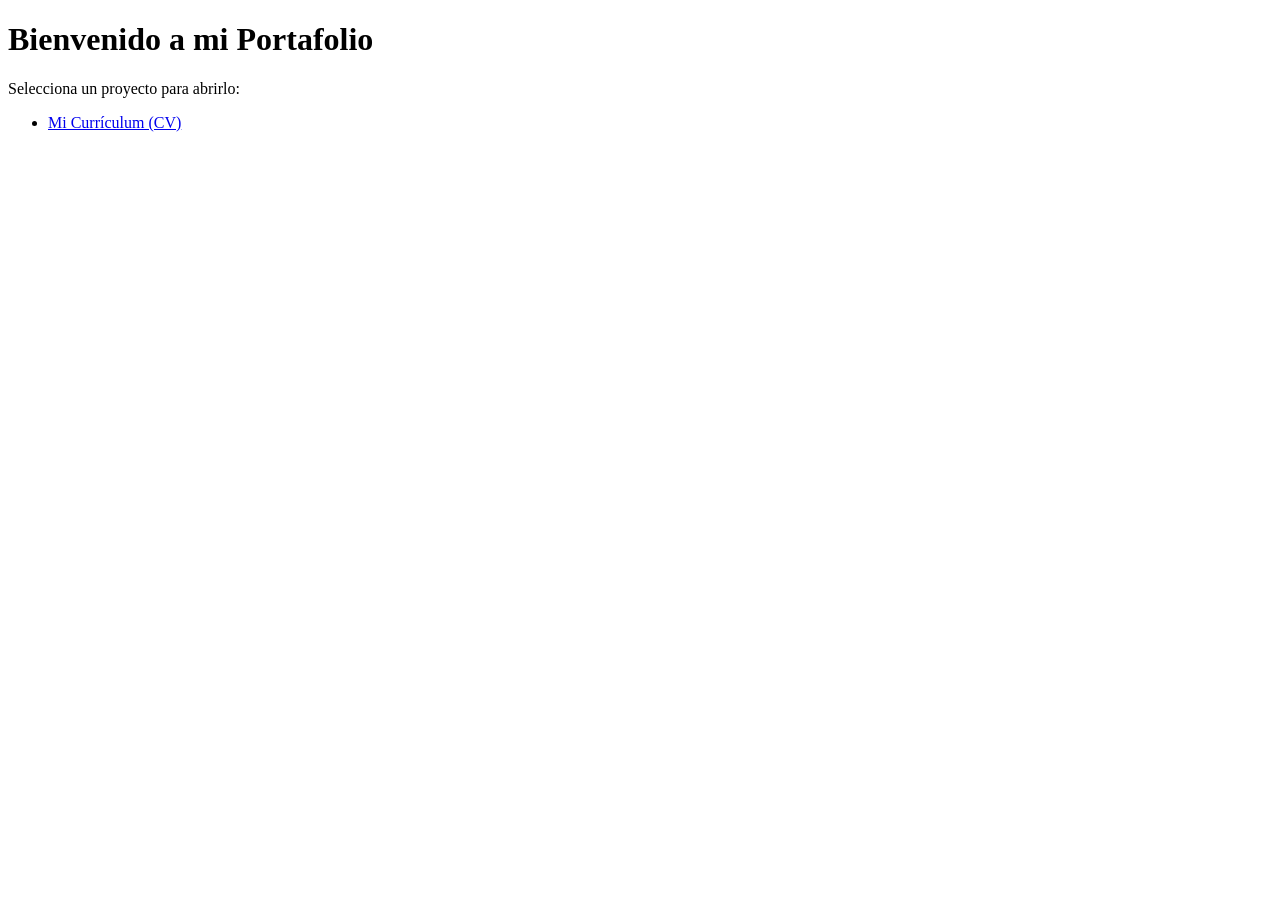
<file: index.html>
<!DOCTYPE html>
<html lang="es">
<head>
    <meta charset="UTF-8">
    <title>Mis Proyectos - Escuela</title>
</head>
<body>
    <h1>Bienvenido a mi Portafolio</h1>
    <p>Selecciona un proyecto para abrirlo:</p>
    
    <ul>
        <li><a href="CV%20Dreamweaver/index.html">Mi Currículum (CV)</a></li>
    </ul>
</body>
</html>
</file>
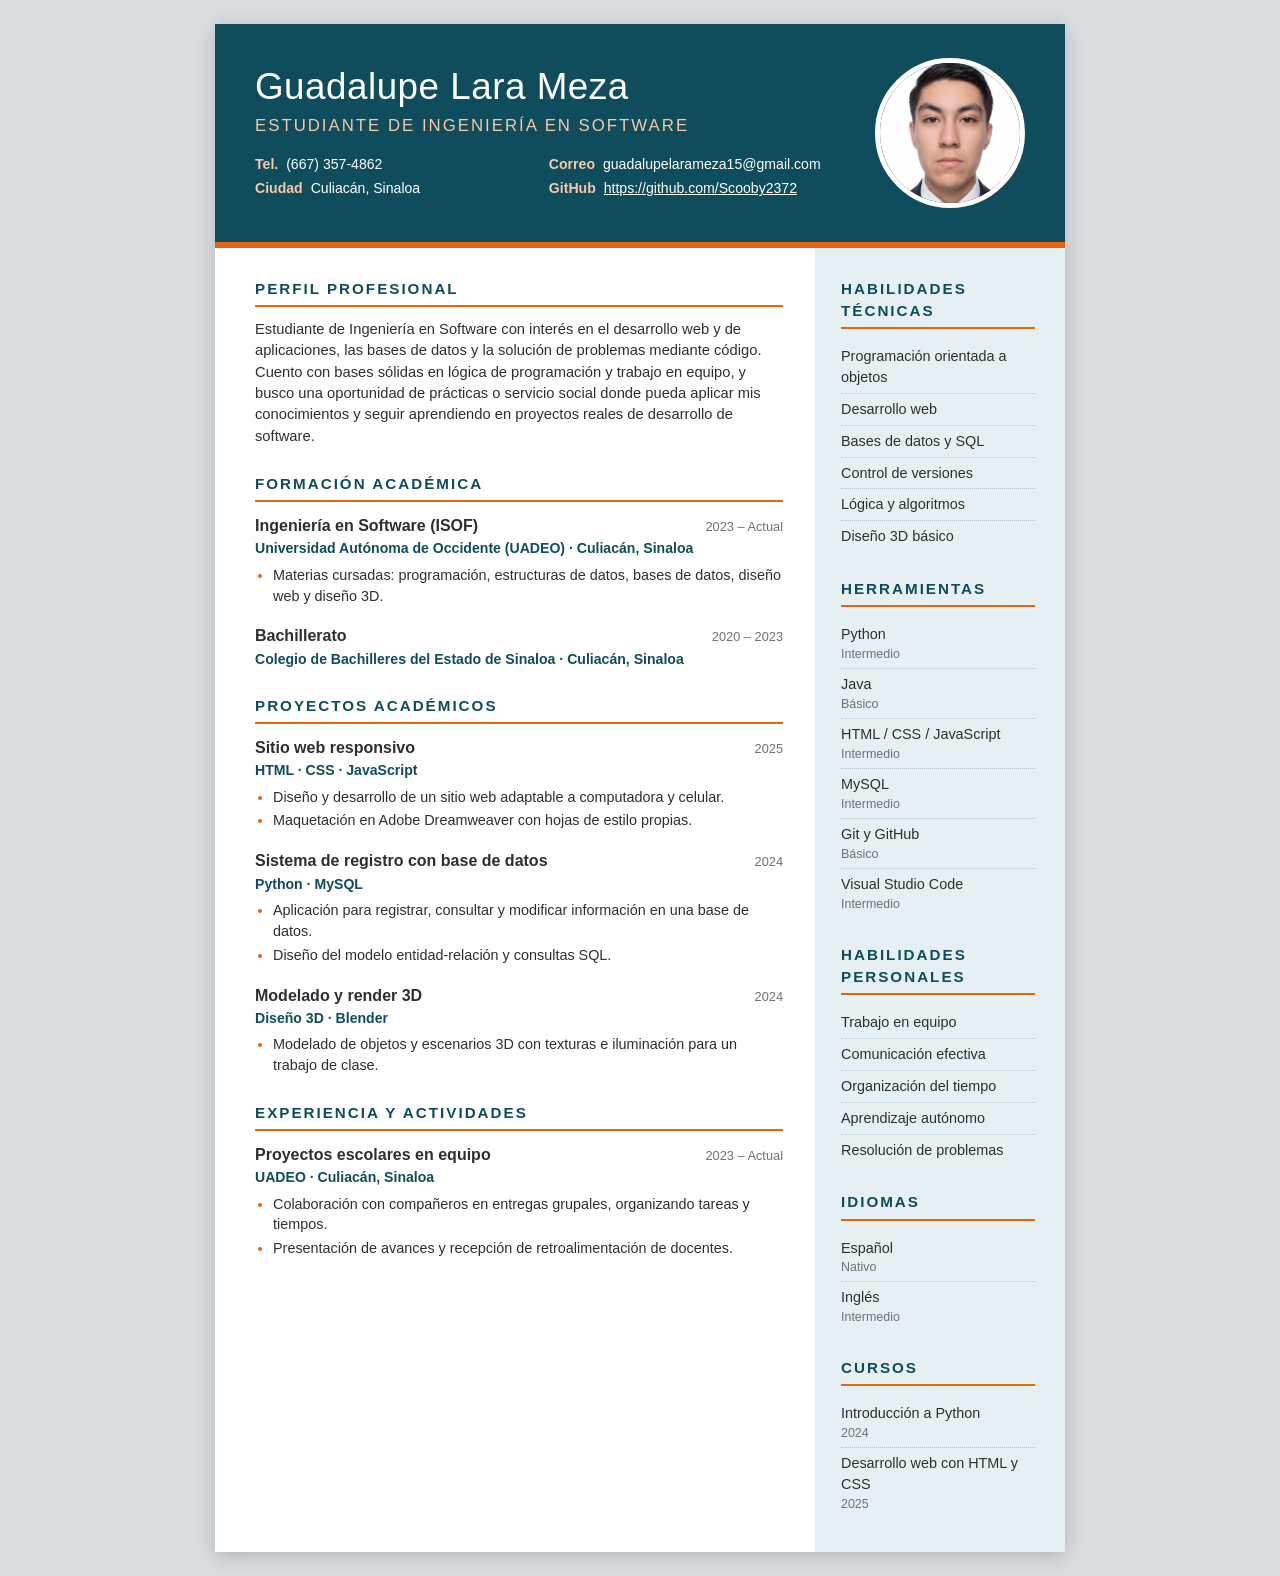
<file: CV Dreamweaver/index.html>
<!DOCTYPE html>
<html lang="es">
<head>
<meta charset="UTF-8">
<meta name="viewport" content="width=device-width, initial-scale=1">
<title>Currículum Vitae – Guadalupe Lara Meza</title>
<link rel="stylesheet" href="style.css">
</head>
<body>
<div class="hoja">

  <header class="encabezado">
    <div class="encabezado-texto">
      <h1>Guadalupe Lara Meza</h1>
      <p class="puesto">Estudiante de Ingeniería en Software</p>
      <ul class="contacto">
        <li><strong>Tel.</strong> (667) 357-4862</li>
        <li><strong>Correo</strong> guadalupelarameza15@gmail.com</li>
        <li><strong>Ciudad</strong> Culiacán, Sinaloa</li>
        <li><strong>GitHub</strong> <a href="https://github.com/Scooby2372">https://github.com/Scooby2372</a></li>
      </ul>
    </div>
    <img class="foto" src="images/foto.jpg" alt="Fotografía de Guadalupe Lara Meza">
  </header>

  <div class="cuerpo">

    <main class="principal">

      <section>
        <h2>Perfil profesional</h2>
        <p>Estudiante de Ingeniería en Software con interés en el desarrollo web y de aplicaciones, las bases de datos y la solución de problemas mediante código. Cuento con bases sólidas en lógica de programación y trabajo en equipo, y busco una oportunidad de prácticas o servicio social donde pueda aplicar mis conocimientos y seguir aprendiendo en proyectos reales de desarrollo de software.</p>
      </section>

      <section>
        <h2>Formación académica</h2>
        <article class="item">
          <div class="item-titulo"><h3>Ingeniería en Software (ISOF)</h3><span class="fecha">2023 – Actual</span></div>
          <p class="empresa">Universidad Autónoma de Occidente (UADEO) · Culiacán, Sinaloa</p>
          <ul><li>Materias cursadas: programación, estructuras de datos, bases de datos, diseño web y diseño 3D.</li></ul>
        </article>
        <article class="item">
          <div class="item-titulo"><h3>Bachillerato</h3><span class="fecha">2020 – 2023</span></div>
          <p class="empresa">Colegio de Bachilleres del Estado de Sinaloa · Culiacán, Sinaloa</p>
        </article>
      </section>

      <section>
        <h2>Proyectos académicos</h2>
        <article class="item">
          <div class="item-titulo"><h3>Sitio web responsivo</h3><span class="fecha">2025</span></div>
          <p class="empresa">HTML · CSS · JavaScript</p>
          <ul>
            <li>Diseño y desarrollo de un sitio web adaptable a computadora y celular.</li>
            <li>Maquetación en Adobe Dreamweaver con hojas de estilo propias.</li>
          </ul>
        </article>
        <article class="item">
          <div class="item-titulo"><h3>Sistema de registro con base de datos</h3><span class="fecha">2024</span></div>
          <p class="empresa">Python · MySQL</p>
          <ul>
            <li>Aplicación para registrar, consultar y modificar información en una base de datos.</li>
            <li>Diseño del modelo entidad-relación y consultas SQL.</li>
          </ul>
        </article>
        <article class="item">
          <div class="item-titulo"><h3>Modelado y render 3D</h3><span class="fecha">2024</span></div>
          <p class="empresa">Diseño 3D · Blender</p>
          <ul><li>Modelado de objetos y escenarios 3D con texturas e iluminación para un trabajo de clase.</li></ul>
        </article>
      </section>

      <section>
        <h2>Experiencia y actividades</h2>
        <article class="item">
          <div class="item-titulo"><h3>Proyectos escolares en equipo</h3><span class="fecha">2023 – Actual</span></div>
          <p class="empresa">UADEO · Culiacán, Sinaloa</p>
          <ul>
            <li>Colaboración con compañeros en entregas grupales, organizando tareas y tiempos.</li>
            <li>Presentación de avances y recepción de retroalimentación de docentes.</li>
          </ul>
        </article>
      </section>

    </main>

    <aside class="lateral">

      <section>
        <h2>Habilidades técnicas</h2>
        <ul class="lista-simple">
          <li>Programación orientada a objetos</li><li>Desarrollo web</li><li>Bases de datos y SQL</li>
          <li>Control de versiones</li><li>Lógica y algoritmos</li><li>Diseño 3D básico</li>
        </ul>
      </section>

      <section>
        <h2>Herramientas</h2>
        <ul class="lista-simple">
          <li>Python <em>Intermedio</em></li><li>Java <em>Básico</em></li>
          <li>HTML / CSS / JavaScript <em>Intermedio</em></li><li>MySQL <em>Intermedio</em></li>
          <li>Git y GitHub <em>Básico</em></li><li>Visual Studio Code <em>Intermedio</em></li>
        </ul>
      </section>

      <section>
        <h2>Habilidades personales</h2>
        <ul class="lista-simple">
          <li>Trabajo en equipo</li><li>Comunicación efectiva</li><li>Organización del tiempo</li>
          <li>Aprendizaje autónomo</li><li>Resolución de problemas</li>
        </ul>
      </section>

      <section>
        <h2>Idiomas</h2>
        <ul class="lista-simple"><li>Español <em>Nativo</em></li><li>Inglés <em>Intermedio</em></li></ul>
      </section>

      <section>
        <h2>Cursos</h2>
        <ul class="lista-simple">
          <li>Introducción a Python <em>2024</em></li>
          <li>Desarrollo web con HTML y CSS <em>2025</em></li>
        </ul>
      </section>

    </aside>

  </div>
</div>
</body>
</html>
</file>
<file: CV Dreamweaver/style.css>
/* ===== Currículum – hoja de estilos =====
   Colores editables desde aquí (variables) */
:root {
  --verde: #0f4c5c;
  --verde-claro: #e6f0f2;
  --acento: #e36414;
  --texto: #2b2f33;
  --gris: #6b7278;
}

* { box-sizing: border-box; margin: 0; padding: 0; }

body {
  background: #d9dde0;
  font-family: "Segoe UI", Calibri, Arial, sans-serif;
  color: var(--texto);
  line-height: 1.45;
  padding: 24px 12px;
}

/* Hoja tamaño carta */
.hoja {
  max-width: 850px;
  min-height: 1100px; /* proporción hoja carta */
  display: flex;
  flex-direction: column;
  margin: 0 auto;
  background: #fff;
  box-shadow: 0 4px 18px rgba(0, 0, 0, .18);
}

/* ===== Encabezado ===== */
.encabezado {
  display: flex;
  align-items: center;
  justify-content: space-between;
  gap: 24px;
  background: var(--verde);
  color: #fff;
  padding: 34px 40px;
  border-bottom: 6px solid var(--acento);
}

.encabezado h1 {
  font-size: 2.3rem;
  font-weight: 300;
  letter-spacing: .5px;
  line-height: 1.1;
}
.encabezado h1 span { font-weight: 700; }

.puesto {
  margin-top: 6px;
  font-size: 1.05rem;
  color: #f6c9a8;
  text-transform: uppercase;
  letter-spacing: 2px;
}
.contacto a {
    color: #FFFFFF;
}
.contacto {
  list-style: none;
  margin-top: 16px;
  display: grid;
  grid-template-columns: 1fr 1fr;
  gap: 4px 22px;
  font-size: .88rem;
}
.contacto strong { color: #f6c9a8; margin-right: 4px; }

.foto {
  width: 150px;
  height: 150px;
  object-fit: cover;
  border-radius: 50%;
  border: 5px solid #fff;
  flex-shrink: 0;
}

/* ===== Cuerpo en dos columnas ===== */
.cuerpo {
  flex: 1;
  display: grid;
  grid-template-columns: 1fr 250px;
}

.principal { padding: 30px 32px 34px 40px; }
.lateral   { padding: 30px 30px 34px 26px; background: var(--verde-claro); }

h2 {
  font-size: .95rem;
  text-transform: uppercase;
  letter-spacing: 2px;
  color: var(--verde);
  margin-bottom: 12px;
  padding-bottom: 5px;
  border-bottom: 2px solid var(--acento);
}

section { margin-bottom: 26px; }
section:last-child { margin-bottom: 0; }

p { font-size: .92rem; }

/* ===== Elementos (experiencia / estudios) ===== */
.item { margin-bottom: 18px; }
.item:last-child { margin-bottom: 0; }

.item-titulo {
  display: flex;
  justify-content: space-between;
  align-items: baseline;
  gap: 12px;
}
.item h3 { font-size: 1rem; color: var(--texto); }
.fecha { font-size: .8rem; color: var(--gris); white-space: nowrap; }
.empresa { color: var(--verde); font-weight: 600; font-size: .88rem; margin: 1px 0 6px; }

.item ul { padding-left: 18px; }
.item li { font-size: .9rem; margin-bottom: 3px; }
.item li::marker { color: var(--acento); }

/* ===== Columna lateral ===== */
.lista-simple { list-style: none; }
.lista-simple li {
  font-size: .9rem;
  padding: 5px 0;
  border-bottom: 1px dotted #b5c6cb;
}
.lista-simple li:last-child { border-bottom: none; }
.lista-simple em { display: block; font-size: .78rem; color: var(--gris); font-style: normal; }

/* ===== Adaptable a celular ===== */
@media (max-width: 680px) {
  .encabezado { flex-direction: column-reverse; text-align: center; }
  .contacto { grid-template-columns: 1fr; }
  .cuerpo { grid-template-columns: 1fr; }
  .principal, .lateral { padding: 24px; }
}

/* ===== Impresión ===== */
@page { size: letter; margin: 0; }
@media print {
  body { background: #fff; padding: 0; }
  .hoja { box-shadow: none; max-width: none; min-height: 100vh; }
  .encabezado, .lateral { -webkit-print-color-adjust: exact; print-color-adjust: exact; }
}
</file>
